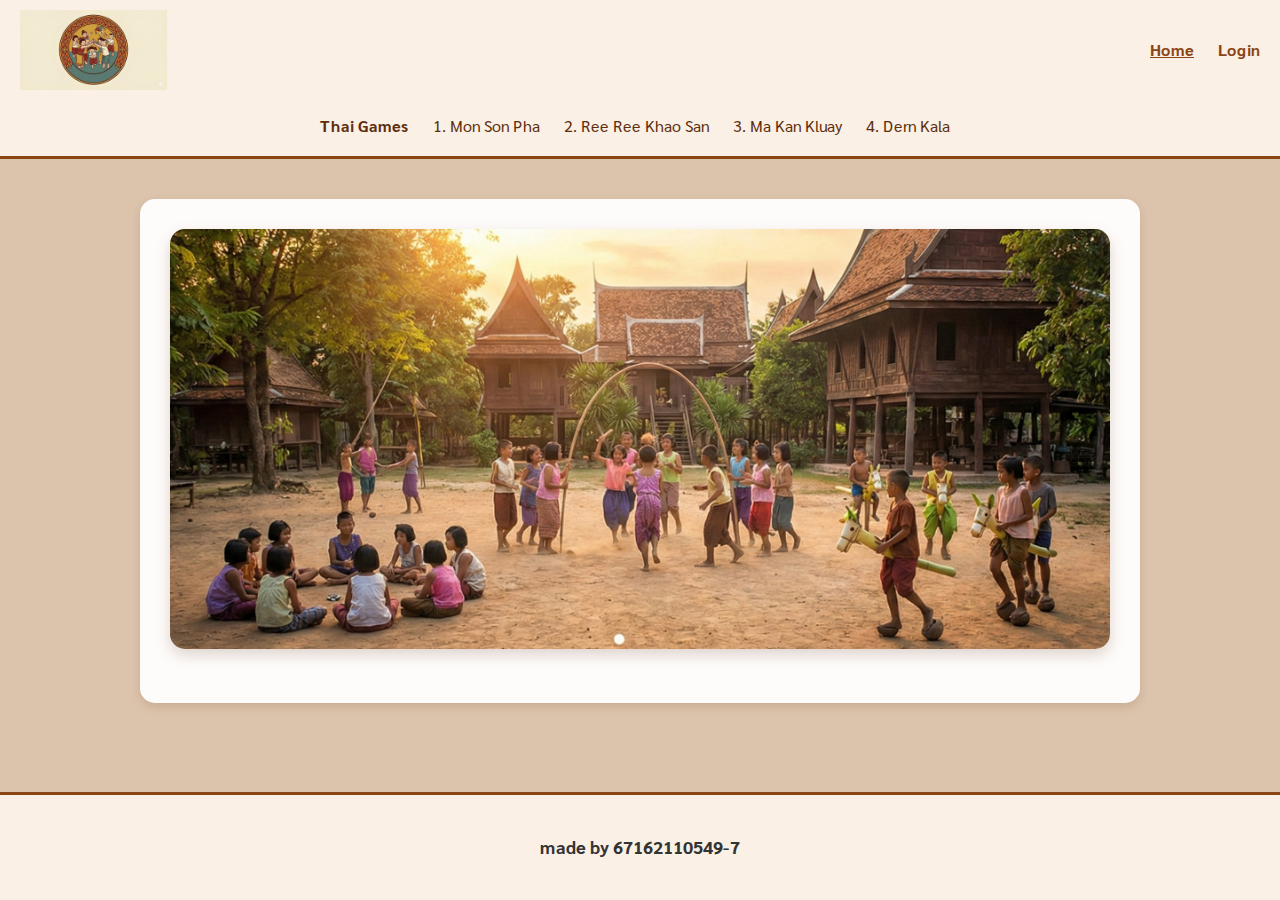
<file: index.html>
<!DOCTYPE html>
<html lang="en">
<head>
    <meta charset="UTF-8">
    <meta name="viewport" content="width=device-width, initial-scale=1.0">
    <title>Home - Thai Games</title>
    <link href="https://fonts.googleapis.com/css2?family=Sarabun:wght@300;400;600&display=swap" rel="stylesheet">
    <link rel="stylesheet" href="style.css">
</head>
<body>

    <header>
        <div class="header-top">
            <div class="logo">
                <img src="logo.jpg" alt="logo">
            </div>
            <nav class="main-nav">
                <a href="index.html" style="text-decoration: underline;">Home</a>
                <a href="login.html">Login</a>
            </nav>
        </div>

        <nav class="game-nav">
            <span>Thai Games</span>
            <a href="game1.html">1. Mon Son Pha</a>
            <a href="game2.html">2. Ree Ree Khao San</a>
            <a href="game3.html">3. Ma Kan Kluay</a>
            <a href="game4.html">4. Dern Kala</a>
        </nav>
    </header>

    <main>
        <div class="home-container">
            <img src="home001.jpg" alt="Thai Traditional Games" class="hero-img">
        </div>
    </main>

    <footer>
        <p>made by 67162110549-7</p>
    </footer>

</body>
</html>
</file>
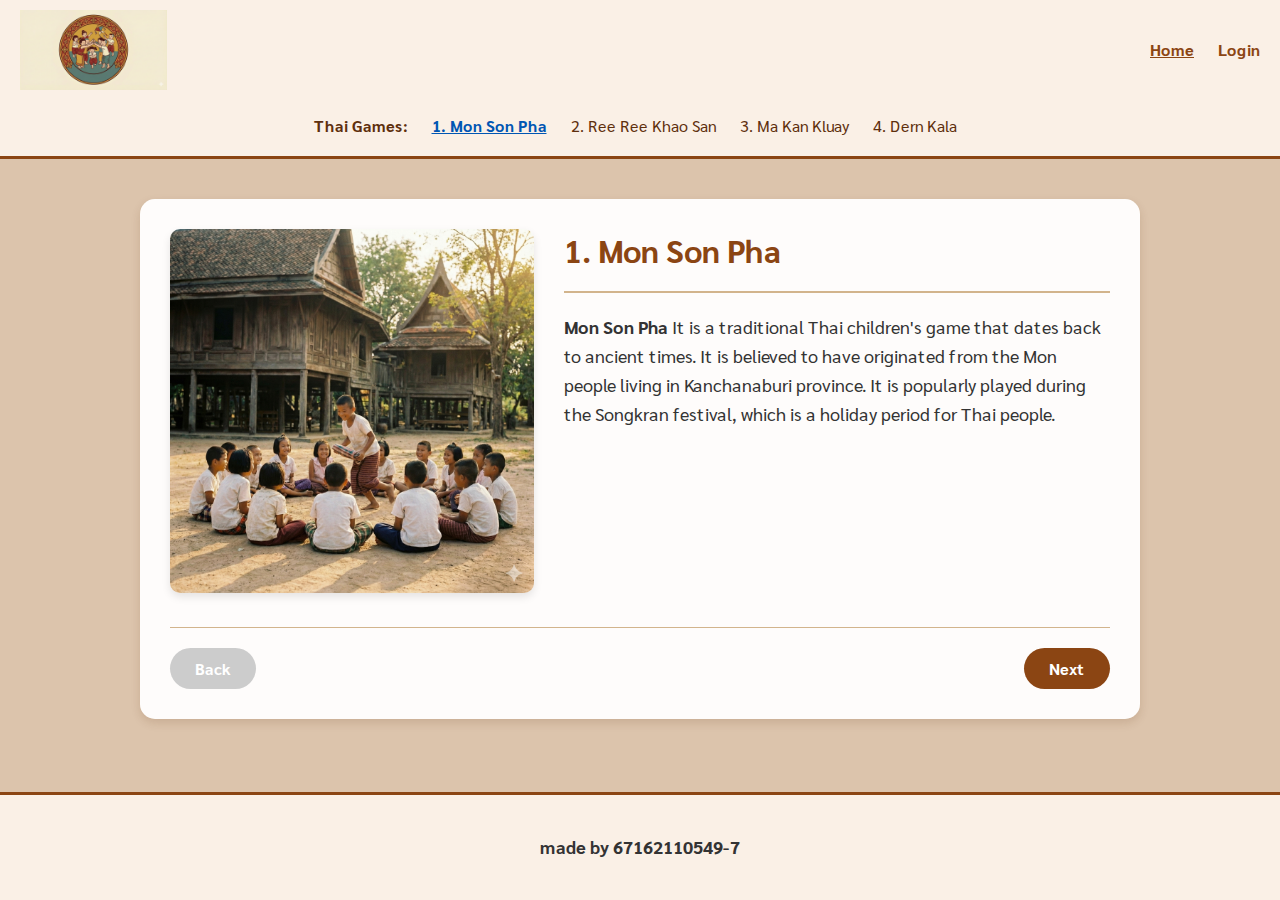
<file: game1.html>
<!DOCTYPE html>
<html lang="en">
<head>
    <meta charset="UTF-8">
    <meta name="viewport" content="width=device-width, initial-scale=1.0">
    <title>1. Mon Son Pha</title>
    <link href="https://fonts.googleapis.com/css2?family=Sarabun:wght@300;400;600&display=swap" rel="stylesheet">
    <link rel="stylesheet" href="style.css">
</head>
<body>

    <header>
          <div class="header-top">
            <div class="logo">
                <img src="logo.jpg" alt="logo">
            </div>
            <nav class="main-nav">
                <a href="index.html" style="text-decoration: underline;">Home</a>
                <a href="login.html">Login</a>
            </nav>
        </div>
   

        <nav class="game-nav">
            <span>Thai Games:</span>
            <a href="game1.html" class="active">1. Mon Son Pha</a>
            <a href="game2.html">2. Ree Ree Khao San</a>
            <a href="game3.html">3. Ma Kan Kluay</a>
            <a href="game4.html">4. Dern Kala</a>
        </nav>
    </header>

    <main>
        <div class="content-wrapper">
            <div class="content-img">
                <img src="Mon-Son-Pha1.jpg" alt="Mon Son Pha">
            </div>

            <div class="content-text">
                <h1>1. Mon Son Pha</h1>
                <hr>
                <p>
                    <b>Mon Son Pha</b> It is a traditional Thai children's game that dates back to ancient times. It is believed to have originated from the Mon people living in Kanchanaburi province. 
                    It is popularly played during the Songkran festival, which is a holiday period for Thai people.
                <p>
            </div>
        </div>

        <div class="pagination">
            <a href="#" class="btn-nav btn-disabled">Back</a>
            <a href="game2.html" class="btn-nav">Next</a>
        </div>
    </main>

    <footer>
        <p>made by 67162110549-7</p>
    </footer>

</body>
</html>
</file>
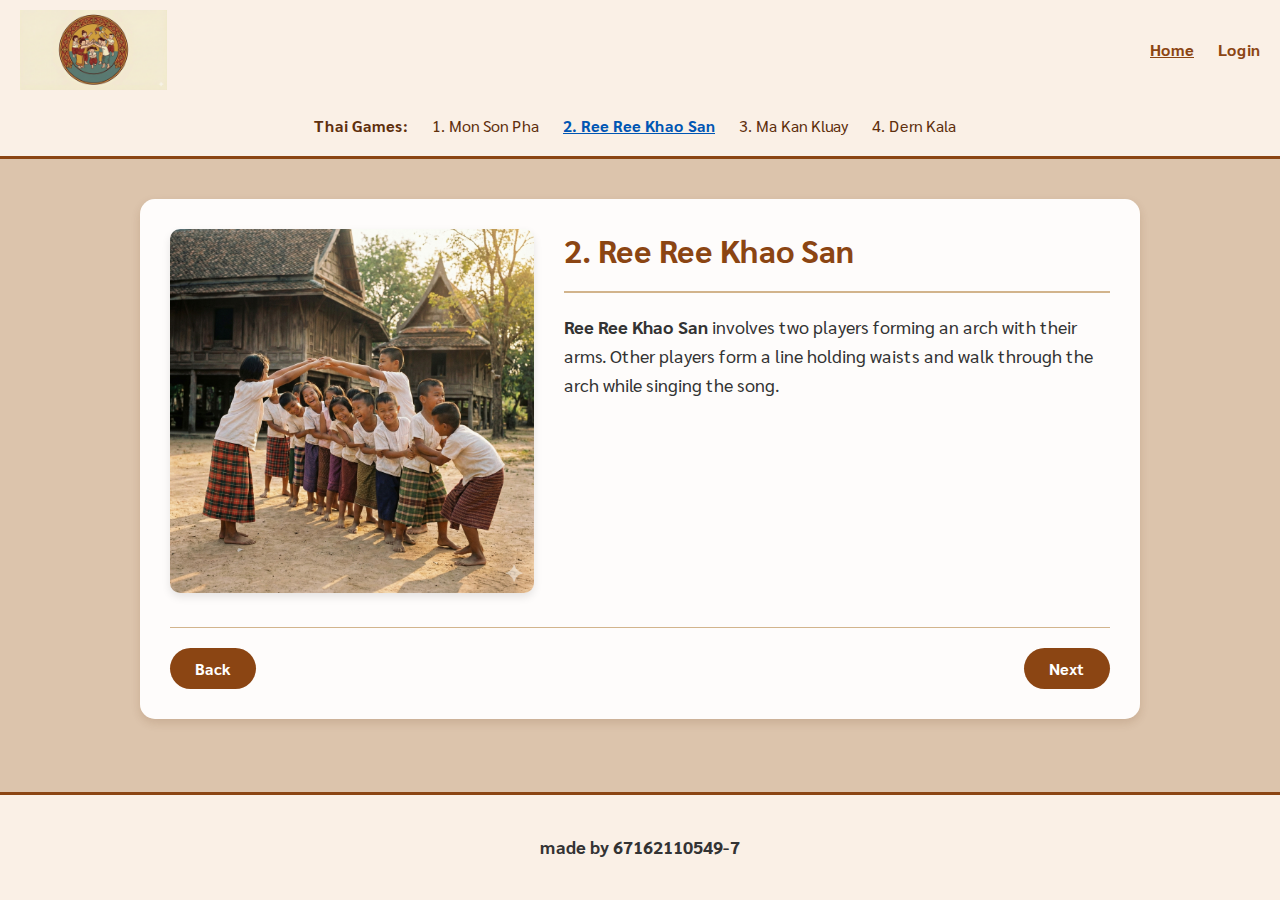
<file: game2.html>
<!DOCTYPE html>
<html lang="en">
<head>
    <meta charset="UTF-8">
    <meta name="viewport" content="width=device-width, initial-scale=1.0">
    <title>2. Ree Ree Khao San</title>
    <link href="https://fonts.googleapis.com/css2?family=Sarabun:wght@300;400;600&display=swap" rel="stylesheet">
    <link rel="stylesheet" href="style.css">
</head>
<body>

    <header>
        <div class="header-top">
            <div class="logo">
                <img src="logo.jpg" alt="logo">
            </div>
            <nav class="main-nav">
                <a href="index.html" style="text-decoration: underline;">Home</a>
                <a href="login.html">Login</a>
            </nav>
        </div>

        <nav class="game-nav">
            <span>Thai Games:</span>
            <a href="game1.html">1. Mon Son Pha</a>
            <a href="game2.html" class="active">2. Ree Ree Khao San</a>
            <a href="game3.html">3. Ma Kan Kluay</a>
            <a href="game4.html">4. Dern Kala</a>
        </nav>
    </header>

    <main>
        <div class="content-wrapper">
            <div class="content-img">
                <img src="Ree-Ree-Khao-San2.jpg" alt="Ree Ree Khao San">
            </div>

            <div class="content-text">
                <h1>2. Ree Ree Khao San</h1>
                <hr>
                <p>
                    <b>Ree Ree Khao San</b> involves two players forming an arch with their arms. Other players form a line holding waists and walk through the arch while singing the song.
                </p>
            </div>
        </div>

        <div class="pagination">
            <a href="game1.html" class="btn-nav">Back</a>
            <a href="game3.html" class="btn-nav">Next</a>
        </div>
    </main>

    <footer>
        <p>made by 67162110549-7</p>
    </footer>

</body>
</html>
</file>
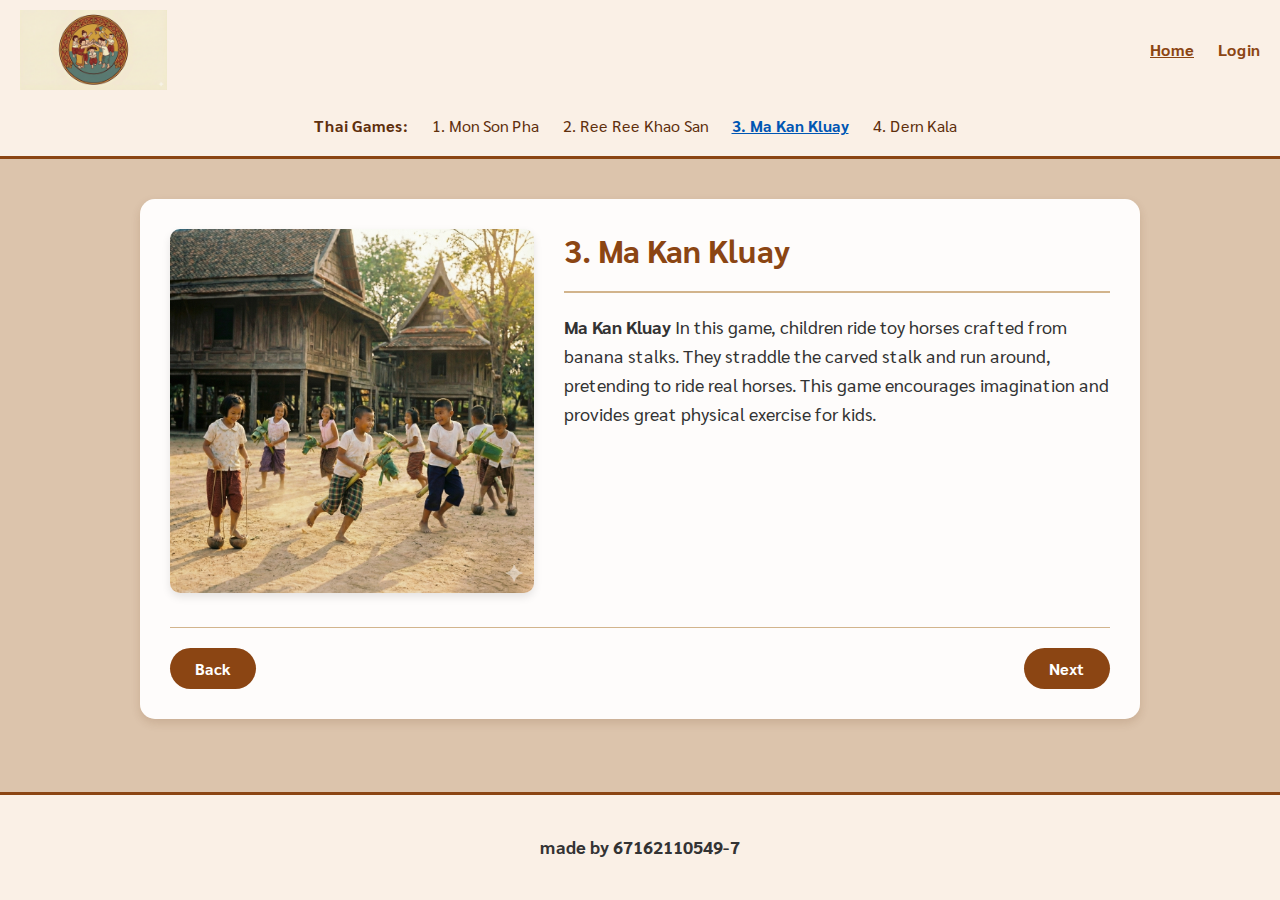
<file: game3.html>
<!DOCTYPE html>
<html lang="en">
<head>
    <meta charset="UTF-8">
    <meta name="viewport" content="width=device-width, initial-scale=1.0">
    <title>3. Ma Kan Kluay</title>
    <link href="https://fonts.googleapis.com/css2?family=Sarabun:wght@300;400;600&display=swap" rel="stylesheet">
    <link rel="stylesheet" href="style.css">
</head>
<body>

    <header>
          <div class="header-top">
            <div class="logo">
                <img src="logo.jpg" alt="logo">
            </div>
            <nav class="main-nav">
                <a href="index.html" style="text-decoration: underline;">Home</a>
                <a href="login.html">Login</a>
            </nav>
        </div>

        <nav class="game-nav">
            <span>Thai Games:</span>
            <a href="game1.html">1. Mon Son Pha</a>
            <a href="game2.html">2. Ree Ree Khao San</a>
            <a href="game3.html" class="active">3. Ma Kan Kluay</a>
            <a href="game4.html">4. Dern Kala</a>
        </nav>
    </header>

    <main>
        <div class="content-wrapper">
            <div class="content-img">
                <img src="Ma-Kan-Kluay3.jpg" alt="Ma Kan Kluay">
            </div>

            <div class="content-text">
                <h1>3. Ma Kan Kluay</h1>
                <hr>
                <p>
                    <b>Ma Kan Kluay</b> In this game, children ride toy horses crafted from banana stalks.
                    They straddle the carved stalk and run around, pretending to ride real horses. This game encourages imagination and provides great physical exercise for kids.
                </p>
            </div>
        </div>

        <div class="pagination">
            <a href="game2.html" class="btn-nav">Back</a>
            <a href="game4.html" class="btn-nav">Next</a>
        </div>
    </main>

    <footer>
        <p>made by 67162110549-7</p>
    </footer>

</body>
</html>
</file>
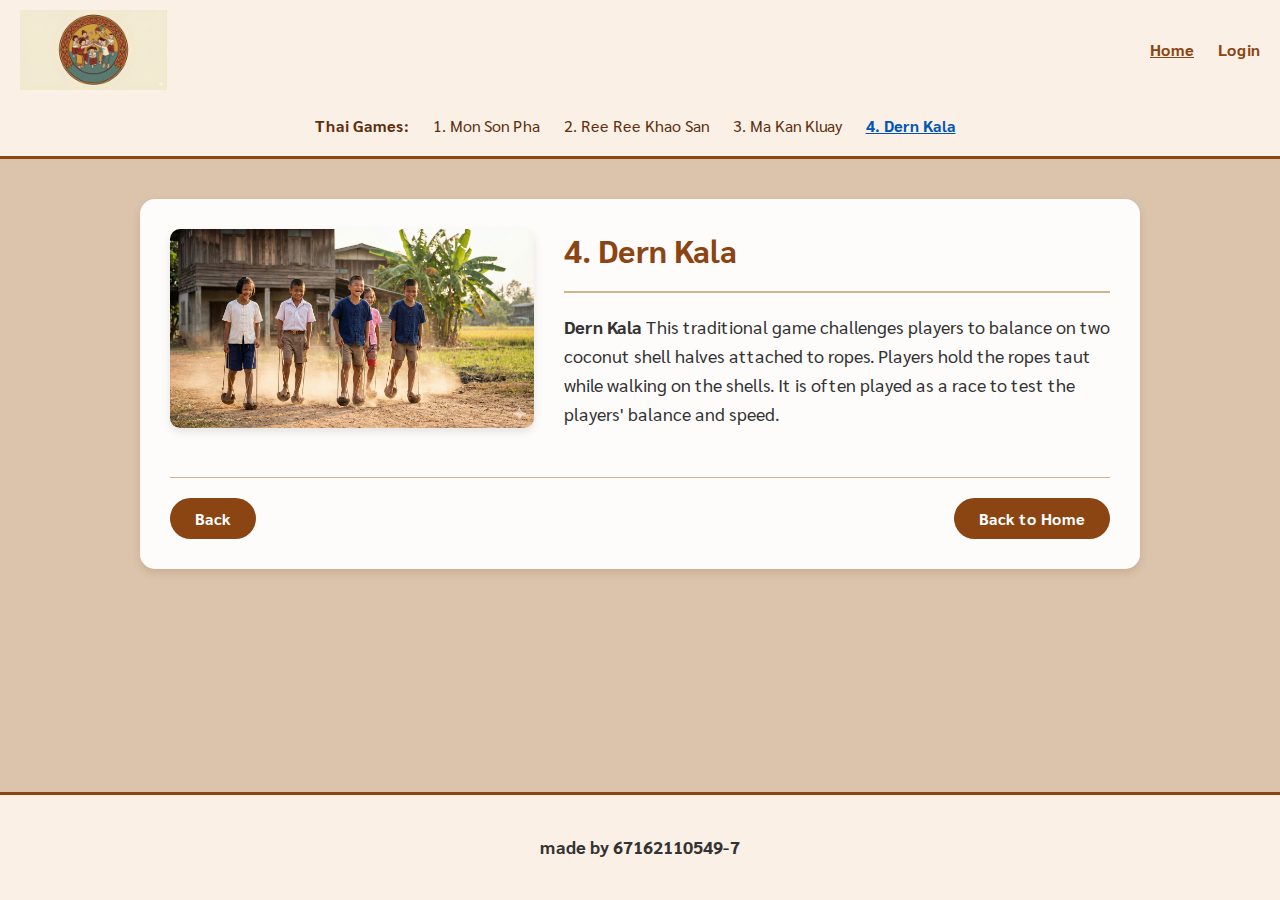
<file: game4.html>
<!DOCTYPE html>
<html lang="en">
<head>
    <meta charset="UTF-8">
    <meta name="viewport" content="width=device-width, initial-scale=1.0">
    <title>4. Dern Kala</title>
    <link href="https://fonts.googleapis.com/css2?family=Sarabun:wght@300;400;600&display=swap" rel="stylesheet">
    <link rel="stylesheet" href="style.css">
</head>
<body>

    <header>
           <div class="header-top">
            <div class="logo">
                <img src="logo.jpg" alt="logo">
            </div>
            <nav class="main-nav">
                <a href="index.html" style="text-decoration: underline;">Home</a>
                <a href="login.html">Login</a>
            </nav>
        </div>

        <nav class="game-nav">
            <span>Thai Games:</span>
            <a href="game1.html">1. Mon Son Pha</a>
            <a href="game2.html">2. Ree Ree Khao San</a>
            <a href="game3.html">3. Ma Kan Kluay</a>
            <a href="game4.html" class="active">4. Dern Kala</a>
        </nav>
    </header>

    <main>
        <div class="content-wrapper">
            <div class="content-img">
                <img src="Dern-Kala4.jpg" alt="Dern Kala">
            </div>

            <div class="content-text">
                <h1>4. Dern Kala</h1>
                <hr>
                <p>
                    <b>Dern Kala</b> This traditional game challenges players to balance on two coconut shell halves attached to ropes. 
                    Players hold the ropes taut while walking on the shells. It is often played as a race to test the players' balance and speed.
                </p>
               
            </div>
        </div>

        <div class="pagination">
            <a href="game3.html" class="btn-nav">Back</a>
            <a href="index.html" class="btn-nav">Back to Home</a>
        </div>
    </main>

    <footer>
        <p>made by 67162110549-7</p>
    </footer>

</body>
</html>
</file>
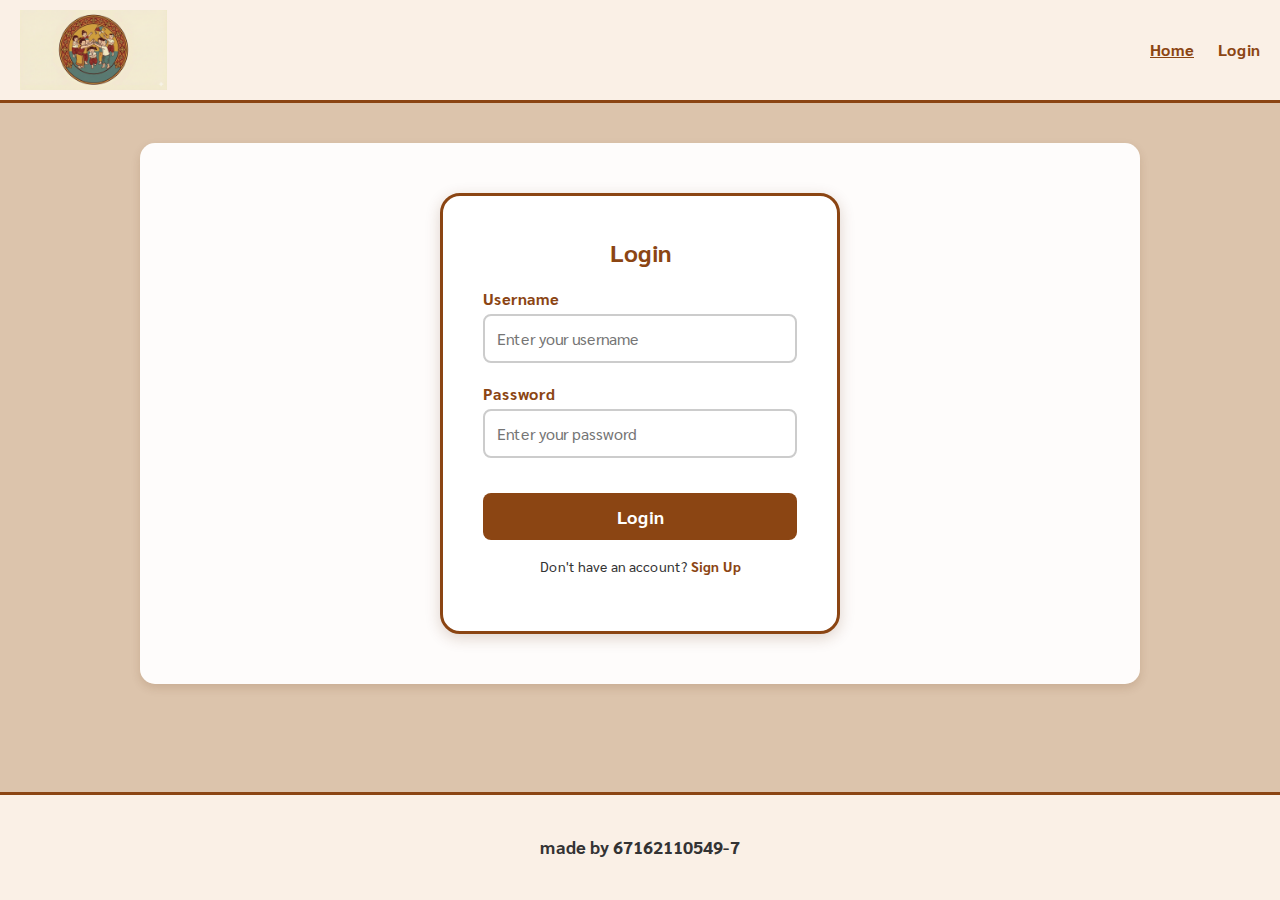
<file: login.html>
<!DOCTYPE html>
<html lang="en">
<head>
    <meta charset="UTF-8">
    <meta name="viewport" content="width=device-width, initial-scale=1.0">
    <title>Login - Thai Games</title>
    <link href="https://fonts.googleapis.com/css2?family=Sarabun:wght@300;400;600&display=swap" rel="stylesheet">
    <link rel="stylesheet" href="style.css">
</head>
<body>

    <header>
             <div class="header-top">
            <div class="logo">
                <img src="logo.jpg" alt="logo">
            </div>
            <nav class="main-nav">
                <a href="index.html" style="text-decoration: underline;">Home</a>
                <a href="login.html">Login</a>
            </nav>
        </div>
    </header>

    <main>
        <div class="login-container">
            <h2>Login</h2>

            <form action="index.html">
                <div class="form-group">
                    <label for="username">Username</label>
                    <input type="text" id="username" name="username" placeholder="Enter your username" required>
                </div>

                <div class="form-group">
                    <label for="password">Password</label>
                    <input type="password" id="password" name="password" placeholder="Enter your password" required>
                </div>

                <button type="submit" class="btn-login">Login</button>
            </form>

            <p style="margin-top: 15px; font-size: 14px;">
                Don't have an account? <a href="signup.html" class="nav-link">Sign Up </a>
            </p>
        </div>
    </main>

    <footer>
        <p>made by 67162110549-7</p>
    </footer>

</body>
</html>
</file>
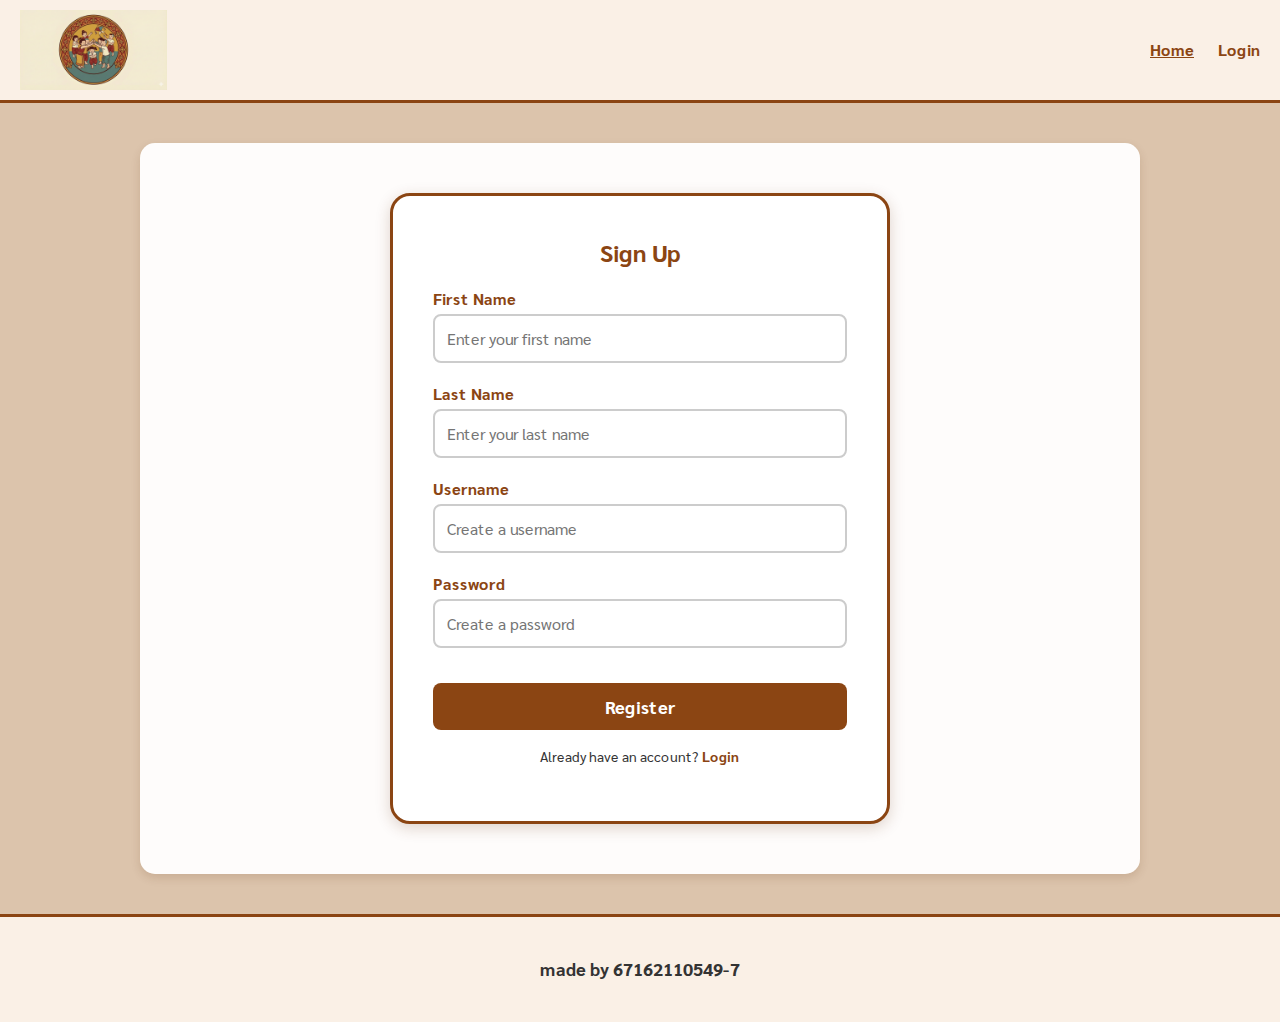
<file: signup.html>
<!DOCTYPE html>
<html lang="en">
<head>
    <meta charset="UTF-8">
    <meta name="viewport" content="width=device-width, initial-scale=1.0">
    <title>Sign Up - Thai Games</title>
    <link href="https://fonts.googleapis.com/css2?family=Sarabun:wght@300;400;600&display=swap" rel="stylesheet">
    <link rel="stylesheet" href="style.css">
</head>
<body>

    <header>
          <div class="header-top">
            <div class="logo">
                <img src="logo.jpg" alt="logo">
            </div>
            <nav class="main-nav">
                <a href="index.html" style="text-decoration: underline;">Home</a>
                <a href="login.html">Login</a>
            </nav>
        </div>
    </header>

    <main>
        <div class="signup-container">
            <h2>Sign Up</h2>

            <form action="login.html">
                <div class="form-group">
                    <label for="firstname">First Name</label>
                    <input type="text" id="firstname" name="firstname" placeholder="Enter your first name" required>
                </div>

                <div class="form-group">
                    <label for="lastname">Last Name</label>
                    <input type="text" id="lastname" name="lastname" placeholder="Enter your last name" required>
                </div>

                <div class="form-group">
                    <label for="username">Username</label>
                    <input type="text" id="username" name="username" placeholder="Create a username" required>
                </div>

                <div class="form-group">
                    <label for="password">Password</label>
                    <input type="password" id="password" name="password" placeholder="Create a password" required>
                </div>

                <button type="submit" class="btn-signup">Register</button>
            </form>

            <p style="margin-top: 15px; font-size: 14px;">
                Already have an account? <a href="login.html" class="nav-link">Login</a>
            </p>
        </div>
    </main>

    <footer>
        <p>made by 67162110549-7</p>
    </footer>

</body>
</html>
</file>
<file: style.css>
* {
    box-sizing: border-box;
    font-family: 'Sarabun', sans-serif;
}

body {
    margin: 0;
    padding: 0;
    background-color: #dcc4ac;
    display: flex;
    flex-direction: column;
    min-height: 100vh;
}

header {
    background-color: #faf0e6;
    border-bottom: 3px solid #8B4513;
    padding: 10px 20px; 
    text-align: center;
}

.header-top {
    display: flex;
    justify-content: space-between;
    align-items: center;
}

.logo {
    display: flex;
    align-items: center;
}

.logo img {
    max-height: 80px; 
    width: auto;      
}

.main-nav a {
    text-decoration: none;
    color: #8B4513;
    font-weight: bold;
    margin-left: 20px;
    transition: color 0.3s;
}

.main-nav a:hover {
    color: #0056b3;
}

.game-nav {
    padding: 10px;
    border-radius: 20px;
    display: inline-block;
    margin-top: 15px;
}

.game-nav span {
    margin-right: 10px;
    font-weight: bold;
    color: #5e2f0d;
}

.game-nav a {
    text-decoration: none;
    color: #5e2f0d;
    margin: 0 10px;
    transition: color 0.3s;
}

.game-nav a:hover {
    color: #0056b3;
    font-weight: bold;
}

.game-nav a.active {
    color: #0056b3;
    font-weight: bold;
    text-decoration: underline;
}

main {
    width: 80%;
    max-width: 1000px;
    margin: 40px auto;
    background-color: rgba(255, 255, 255, 0.95);
    padding: 30px;
    border-radius: 15px;
    box-shadow: 0 4px 10px rgba(94, 47, 13, 0.15);
}

.content-wrapper {
    display: flex;
    gap: 30px;
    align-items: flex-start;
}

.content-img {
    width: 40%;
}

.content-img img {
    width: 100%;
    border-radius: 10px;
    border: none;
    box-shadow: 0 4px 8px rgba(0,0,0,0.1);
}

.content-text {
    width: 60%;
}

h1, h2 {
    color: #8B4513;
    margin-top: 0;
}

hr {
    border: 0.5px solid #d2b48c;
    margin-bottom: 20px;
}

p {
    font-size: 18px;
    line-height: 1.6;
    color: #333;
}

.home-container {
    text-align: center;
}

.hero-img {
    width: 100%;
    max-height: 500px;
    object-fit: cover;
    border-radius: 15px;
    border: none;
    box-shadow: 0 6px 15px rgba(94, 47, 13, 0.2);
    margin-bottom: 20px;
}

.welcome-text h1 {
    font-size: 36px;
    margin-bottom: 10px;
}

.pagination {
    margin-top: 30px;
    padding-top: 20px;
    border-top: 1px solid #d2b48c;
    display: flex;
    justify-content: space-between;
}

.btn-nav {
    background-color: #8B4513;
    color: white;
    padding: 10px 25px;
    text-decoration: none;
    border-radius: 30px;
    font-weight: bold;
    transition: background 0.3s;
}

.btn-nav:hover {
    background-color: #5e2f0d;
}

.btn-disabled {
    background-color: #ccc;
    pointer-events: none;
}

footer {
    text-align: center;
    padding: 20px;
    background-color: #faf0e6;
    color: #8B4513;
    border-top: 3px solid #8B4513;
    margin-top: auto;
    font-weight: bold;
}

.login-container, .signup-container {
    border: 3px solid #8B4513;
    border-radius: 20px;
    padding: 40px;
    margin: 20px auto;
    text-align: center;
    background-color: #fff;
    box-shadow: 0 4px 15px rgba(94, 47, 13, 0.2);
}

.login-container {
    width: 400px;
}

.signup-container {
    width: 500px;
}

.form-group {
    margin-bottom: 20px;
    text-align: left;
}

label {
    display: block;
    color: #8B4513;
    font-weight: bold;
    margin-bottom: 5px;
    font-size: 16px;
}

input[type="text"],
input[type="password"] {
    width: 100%;
    padding: 12px;
    border: 2px solid #ccc;
    border-radius: 8px;
    font-size: 16px;
    color: #333;
}

input:focus {
    border-color: #8B4513;
    outline: none;
    background-color: #fdf5e6;
}

.btn-login, .btn-signup {
    background-color: #8B4513;
    color: white;
    border: none;
    padding: 12px 30px;
    font-size: 18px;
    border-radius: 8px;
    cursor: pointer;
    width: 100%;
    margin-top: 15px;
    transition: background 0.3s;
    font-weight: bold;
}

.btn-login:hover, .btn-signup:hover {
    background-color: #5e2f0d;
}

.nav-link {
    color: #8B4513;
    text-decoration: none;
    font-weight: bold;
    transition: color 0.3s;
}

.nav-link:hover {
    color: #0056b3;
}
</file>
